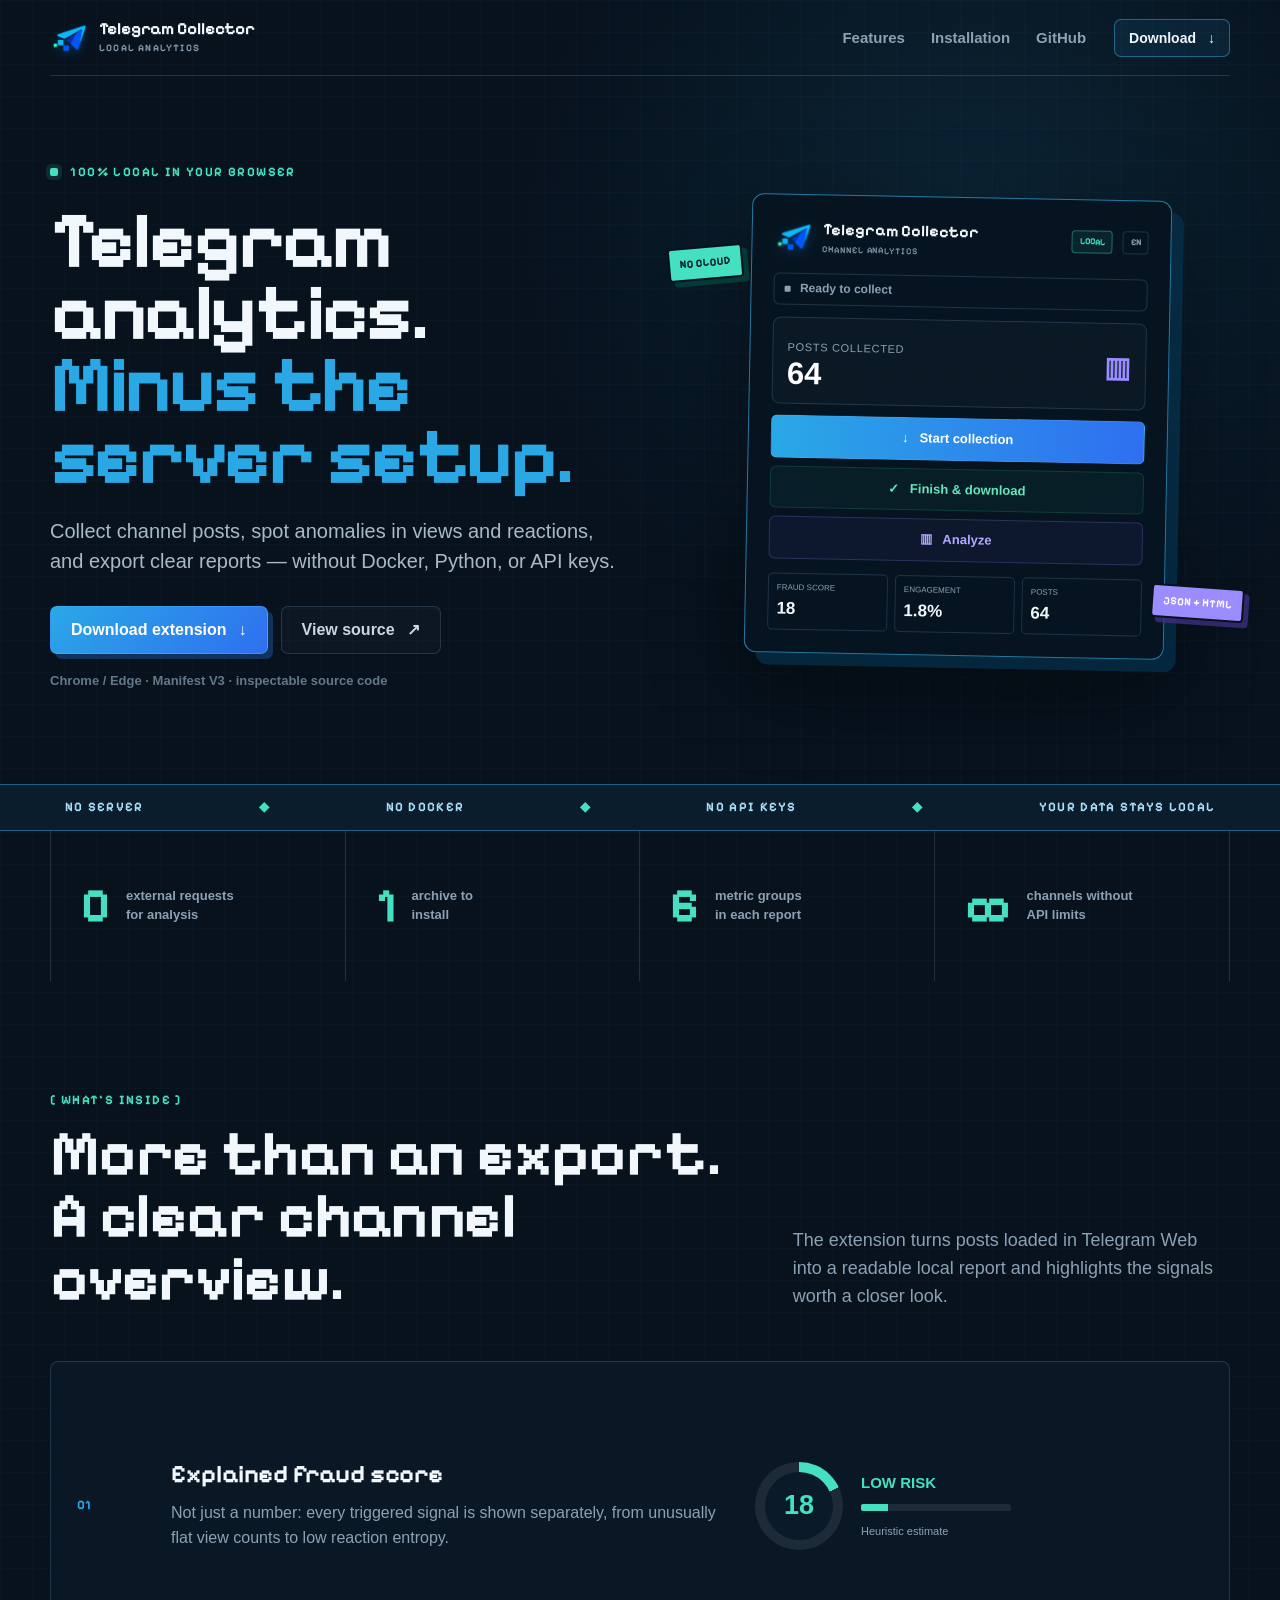
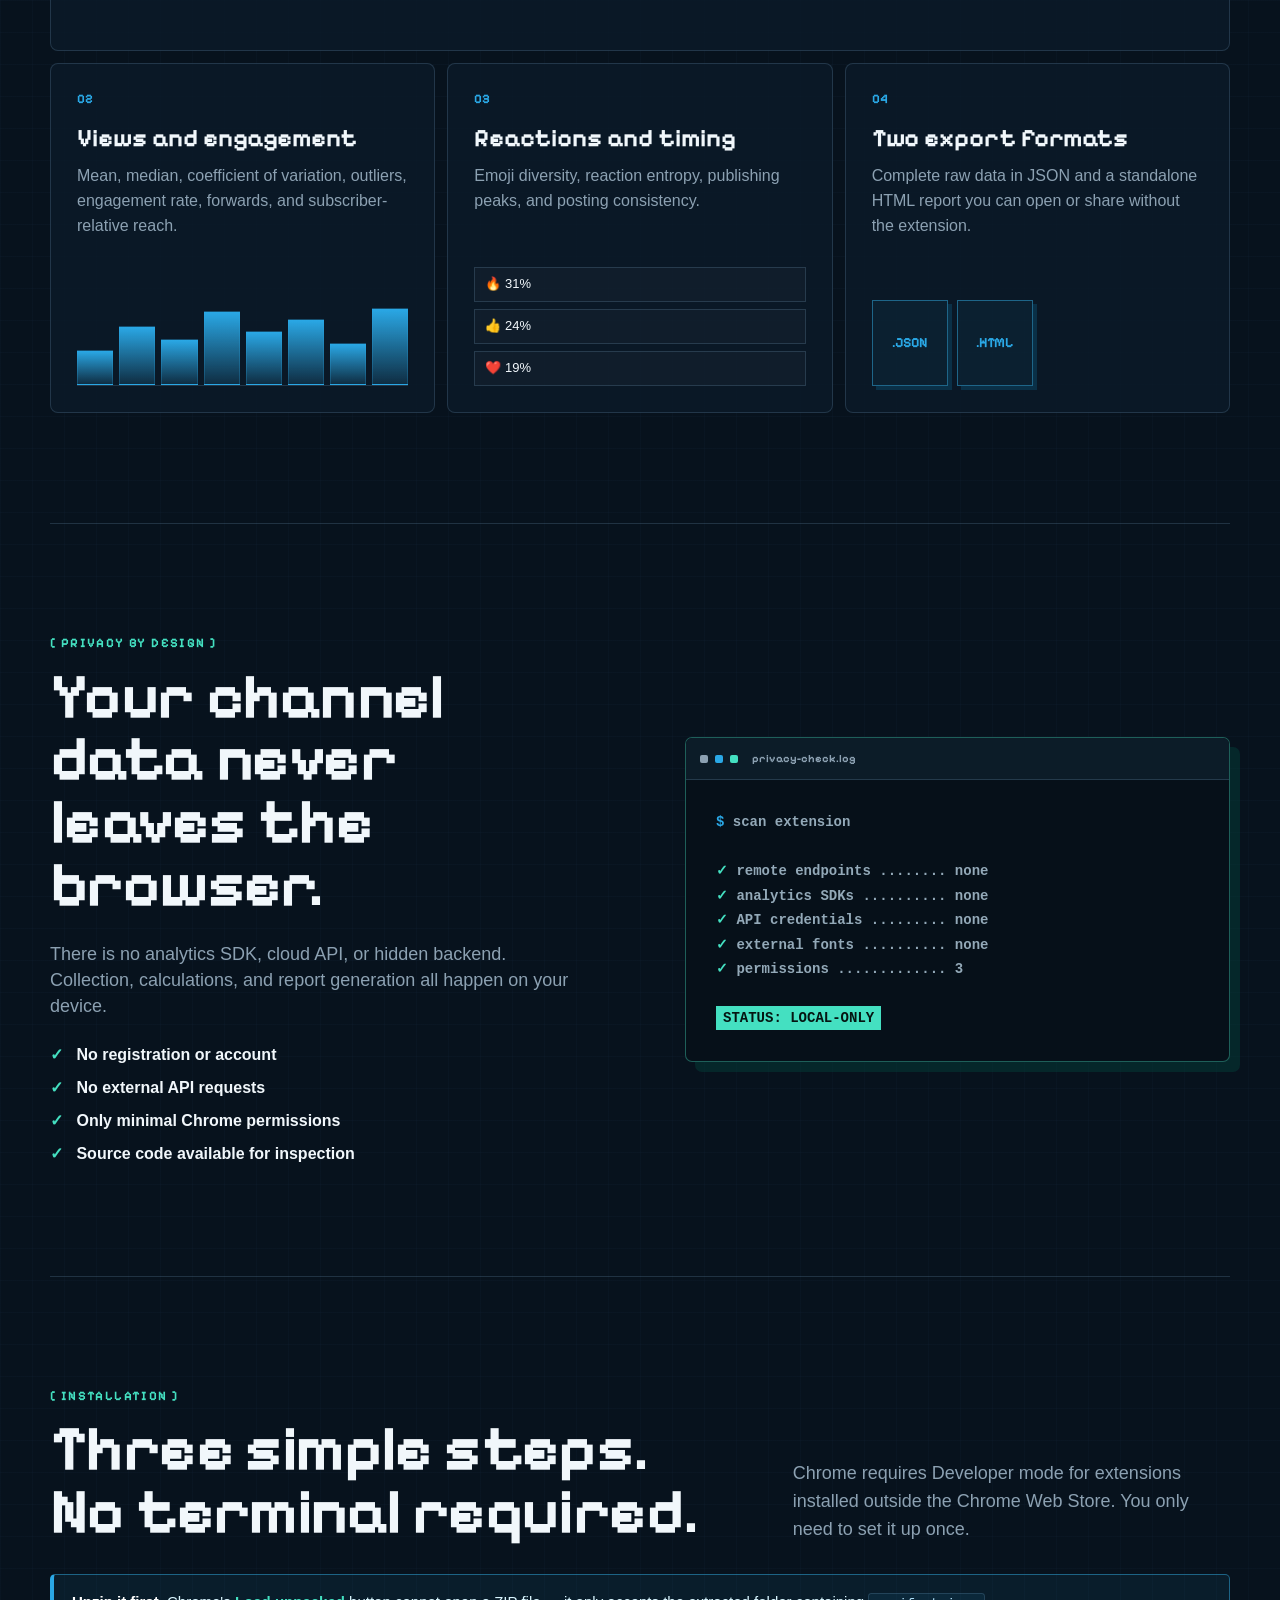
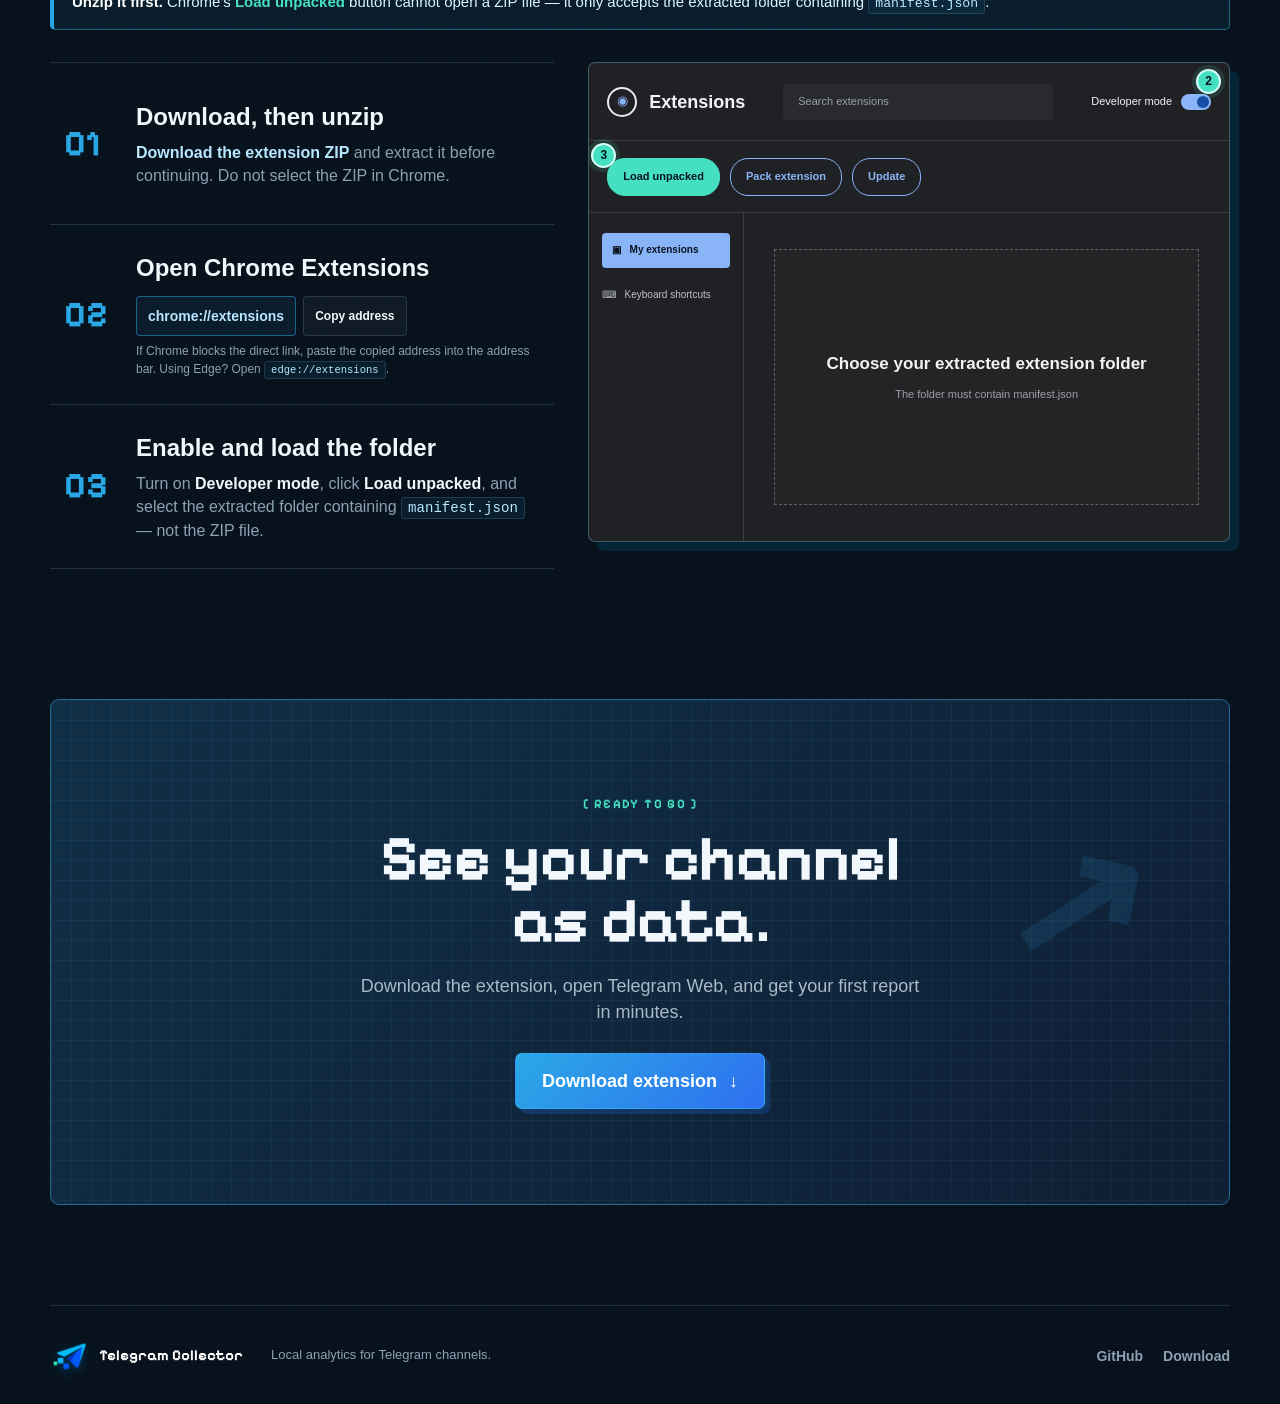
<file: docs/index.html>
<!doctype html>
<html lang="en">
<head>
  <meta charset="utf-8">
  <meta name="viewport" content="width=device-width, initial-scale=1">
  <meta name="theme-color" content="#081521">
  <meta name="description" content="A standalone Chrome and Edge extension for collecting and analyzing Telegram channels locally. No server, Docker, Python, or API keys.">
  <meta property="og:title" content="Telegram Channel Collector">
  <meta property="og:description" content="Collect and analyze Telegram channels right in your browser. Your data stays on your device.">
  <meta property="og:type" content="website">
  <title>Telegram Channel Collector — local channel analytics</title>
  <link rel="icon" type="image/png" href="assets/favicon.png">
  <link rel="apple-touch-icon" href="assets/favicon.png">
  <link rel="stylesheet" href="styles.css">
</head>
<body>
  <a class="skip-link" href="#main">Skip to content</a>

  <header class="site-header">
    <a class="brand" href="#top" aria-label="Telegram Channel Collector — back to top">
      <img class="brand-logo" src="assets/favicon.png" alt="" width="38" height="38">
      <span>
        <strong>Telegram Collector</strong>
        <small>LOCAL ANALYTICS</small>
      </span>
    </a>
    <nav aria-label="Main navigation">
      <a href="#features">Features</a>
      <a href="#install">Installation</a>
      <a class="nav-github" data-repo-link href="#">GitHub</a>
    </nav>
    <a class="button button-small" href="downloads/telegram-channel-collector-standalone.zip" download>
      Download <span aria-hidden="true">↓</span>
    </a>
  </header>

  <main id="main">
    <section class="hero" id="top">
      <div class="hero-copy">
        <div class="eyebrow"><span class="live-dot"></span> 100% local in your browser</div>
        <h1>Telegram analytics.<br><span>Minus the server setup.</span></h1>
        <p class="hero-lead">Collect channel posts, spot anomalies in views and reactions, and export clear reports — without Docker, Python, or API keys.</p>
        <div class="hero-actions">
          <a class="button button-primary" href="downloads/telegram-channel-collector-standalone.zip" download>
            Download extension <span aria-hidden="true">↓</span>
          </a>
          <a class="button button-ghost" data-repo-link href="#">View source <span aria-hidden="true">↗</span></a>
        </div>
        <p class="download-note">Chrome / Edge · Manifest V3 · inspectable source code</p>
      </div>

      <div class="product-stage" aria-label="Extension interface preview">
        <div class="pixel-grid" aria-hidden="true"></div>
        <div class="extension-window">
          <div class="extension-top">
            <img class="mini-logo" src="assets/favicon.png" alt="" width="38" height="38">
            <span class="extension-title"><strong>Telegram Collector</strong><small>CHANNEL ANALYTICS</small></span>
            <span class="local-chip">LOCAL</span>
            <span class="lang-chip">EN</span>
          </div>
          <div class="status-line"><i></i> Ready to collect</div>
          <div class="counter-card">
            <span>POSTS COLLECTED</span>
            <strong>64</strong>
            <b aria-hidden="true">▥</b>
          </div>
          <div class="mini-button primary">↓ &nbsp; Start collection</div>
          <div class="mini-button success">✓ &nbsp; Finish &amp; download</div>
          <div class="mini-button accent">▥ &nbsp; Analyze</div>
          <div class="signal-row">
            <span><small>FRAUD SCORE</small><strong>18</strong></span>
            <span><small>ENGAGEMENT</small><strong>1.8%</strong></span>
            <span><small>POSTS</small><strong>64</strong></span>
          </div>
        </div>
        <div class="floating-tag tag-one">NO CLOUD</div>
        <div class="floating-tag tag-two">JSON + HTML</div>
      </div>
    </section>

    <div class="ticker" aria-label="Key properties">
      <div>
        <span>NO SERVER</span><i>◆</i><span>NO DOCKER</span><i>◆</i><span>NO API KEYS</span><i>◆</i><span>YOUR DATA STAYS LOCAL</span>
      </div>
    </div>

    <section class="proof-strip" aria-label="Key benefits">
      <article><strong>0</strong><span>external requests<br>for analysis</span></article>
      <article><strong>1</strong><span>archive to<br>install</span></article>
      <article><strong>6</strong><span>metric groups<br>in each report</span></article>
      <article><strong>∞</strong><span>channels without<br>API limits</span></article>
    </section>

    <section class="section" id="features">
      <div class="section-heading">
        <div>
          <p class="kicker">[ WHAT'S INSIDE ]</p>
          <h2>More than an export.<br>A clear channel overview.</h2>
        </div>
        <p>The extension turns posts loaded in Telegram Web into a readable local report and highlights the signals worth a closer look.</p>
      </div>

      <div class="feature-grid">
        <article class="feature-card feature-wide">
          <div class="feature-number">01</div>
          <div>
            <h3>Explained fraud score</h3>
            <p>Not just a number: every triggered signal is shown separately, from unusually flat view counts to low reaction entropy.</p>
          </div>
          <div class="score-demo" aria-label="Example fraud score: 18 out of 100">
            <div class="score-ring"><span>18</span></div>
            <div><strong>LOW RISK</strong><div class="score-track"><i></i></div><small>Heuristic estimate</small></div>
          </div>
        </article>

        <article class="feature-card">
          <div class="feature-number">02</div>
          <h3>Views and engagement</h3>
          <p>Mean, median, coefficient of variation, outliers, engagement rate, forwards, and subscriber-relative reach.</p>
          <div class="bars" aria-hidden="true"><i style="--h:42%"></i><i style="--h:70%"></i><i style="--h:55%"></i><i style="--h:88%"></i><i style="--h:64%"></i><i style="--h:78%"></i><i style="--h:50%"></i><i style="--h:92%"></i></div>
        </article>

        <article class="feature-card">
          <div class="feature-number">03</div>
          <h3>Reactions and timing</h3>
          <p>Emoji diversity, reaction entropy, publishing peaks, and posting consistency.</p>
          <div class="reaction-demo" aria-hidden="true"><span>🔥 31%</span><span>👍 24%</span><span>❤️ 19%</span></div>
        </article>

        <article class="feature-card">
          <div class="feature-number">04</div>
          <h3>Two export formats</h3>
          <p>Complete raw data in JSON and a standalone HTML report you can open or share without the extension.</p>
          <div class="file-demo"><span>.JSON</span><span>.HTML</span></div>
        </article>
      </div>
    </section>

    <section class="section privacy-section">
      <div class="privacy-copy">
        <p class="kicker">[ PRIVACY BY DESIGN ]</p>
        <h2>Your channel data never leaves the browser.</h2>
        <p>There is no analytics SDK, cloud API, or hidden backend. Collection, calculations, and report generation all happen on your device.</p>
        <ul>
          <li><span>✓</span> No registration or account</li>
          <li><span>✓</span> No external API requests</li>
          <li><span>✓</span> Only minimal Chrome permissions</li>
          <li><span>✓</span> Source code available for inspection</li>
        </ul>
      </div>
      <div class="terminal" aria-label="Privacy audit summary">
        <div class="terminal-head"><span></span><span></span><span></span><b>privacy-check.log</b></div>
        <pre><em>$</em> scan extension

<strong>✓</strong> remote endpoints ........ none
<strong>✓</strong> analytics SDKs .......... none
<strong>✓</strong> API credentials ......... none
<strong>✓</strong> external fonts .......... none
<strong>✓</strong> permissions ............. 3

<mark>STATUS: LOCAL-ONLY</mark></pre>
      </div>
    </section>

    <section class="section install-section" id="install">
      <div class="section-heading compact">
        <div>
          <p class="kicker">[ INSTALLATION ]</p>
          <h2>Three simple steps.<br>No terminal required.</h2>
        </div>
        <p>Chrome requires Developer mode for extensions installed outside the Chrome Web Store. You only need to set it up once.</p>
      </div>
      <div class="install-alert"><strong>Unzip it first.</strong> Chrome's <em>Load unpacked</em> button cannot open a ZIP file — it only accepts the extracted folder containing <code>manifest.json</code>.</div>
      <div class="install-layout">
        <ol class="steps">
          <li>
            <span>01</span>
            <div><h3>Download, then unzip</h3><p><a href="downloads/telegram-channel-collector-standalone.zip" download>Download the extension ZIP</a> and extract it before continuing. Do not select the ZIP in Chrome.</p></div>
          </li>
          <li>
            <span>02</span>
            <div>
              <h3>Open Chrome Extensions</h3>
              <p class="address-row"><a class="protocol-link" href="chrome://extensions/">chrome://extensions</a><button type="button" data-copy-address="chrome://extensions">Copy address</button></p>
              <p class="step-note">If Chrome blocks the direct link, paste the copied address into the address bar. Using Edge? Open <code>edge://extensions</code>.</p>
            </div>
          </li>
          <li>
            <span>03</span>
            <div><h3>Enable and load the folder</h3><p>Turn on <strong>Developer mode</strong>, click <strong>Load unpacked</strong>, and select the extracted folder containing <code>manifest.json</code> — not the ZIP file.</p></div>
          </li>
        </ol>

        <div class="chrome-demo" aria-label="Chrome Extensions page showing Developer mode and Load unpacked">
          <div class="chrome-demo-head">
            <span class="chrome-mark" aria-hidden="true">◉</span>
            <strong>Extensions</strong>
            <span class="chrome-search">Search extensions</span>
            <span class="developer-control">Developer mode <i aria-hidden="true"></i><b>2</b></span>
          </div>
          <div class="chrome-demo-actions">
            <span class="load-unpacked">Load unpacked</span><b>3</b>
            <span>Pack extension</span>
            <span>Update</span>
          </div>
          <div class="chrome-demo-body">
            <div class="chrome-sidebar"><strong>▣ &nbsp; My extensions</strong><span>⌨ &nbsp; Keyboard shortcuts</span></div>
            <div class="chrome-empty"><strong>Choose your extracted extension folder</strong><span>The folder must contain manifest.json</span></div>
          </div>
        </div>
      </div>
    </section>

    <section class="cta-section">
      <div class="cta-pixel" aria-hidden="true">↗</div>
      <p class="kicker">[ READY TO GO ]</p>
      <h2>See your channel<br>as data.</h2>
      <p>Download the extension, open Telegram Web, and get your first report in minutes.</p>
      <a class="button button-primary button-large" href="downloads/telegram-channel-collector-standalone.zip" download>Download extension <span>↓</span></a>
    </section>
  </main>

  <footer>
    <a class="brand" href="#top"><img class="brand-logo" src="assets/favicon.png" alt="" width="38" height="38"><strong>Telegram Collector</strong></a>
    <p>Local analytics for Telegram channels.</p>
    <div><a data-repo-link href="#">GitHub</a><a href="downloads/telegram-channel-collector-standalone.zip" download>Download</a></div>
  </footer>

  <script src="script.js"></script>
</body>
</html>
</file>
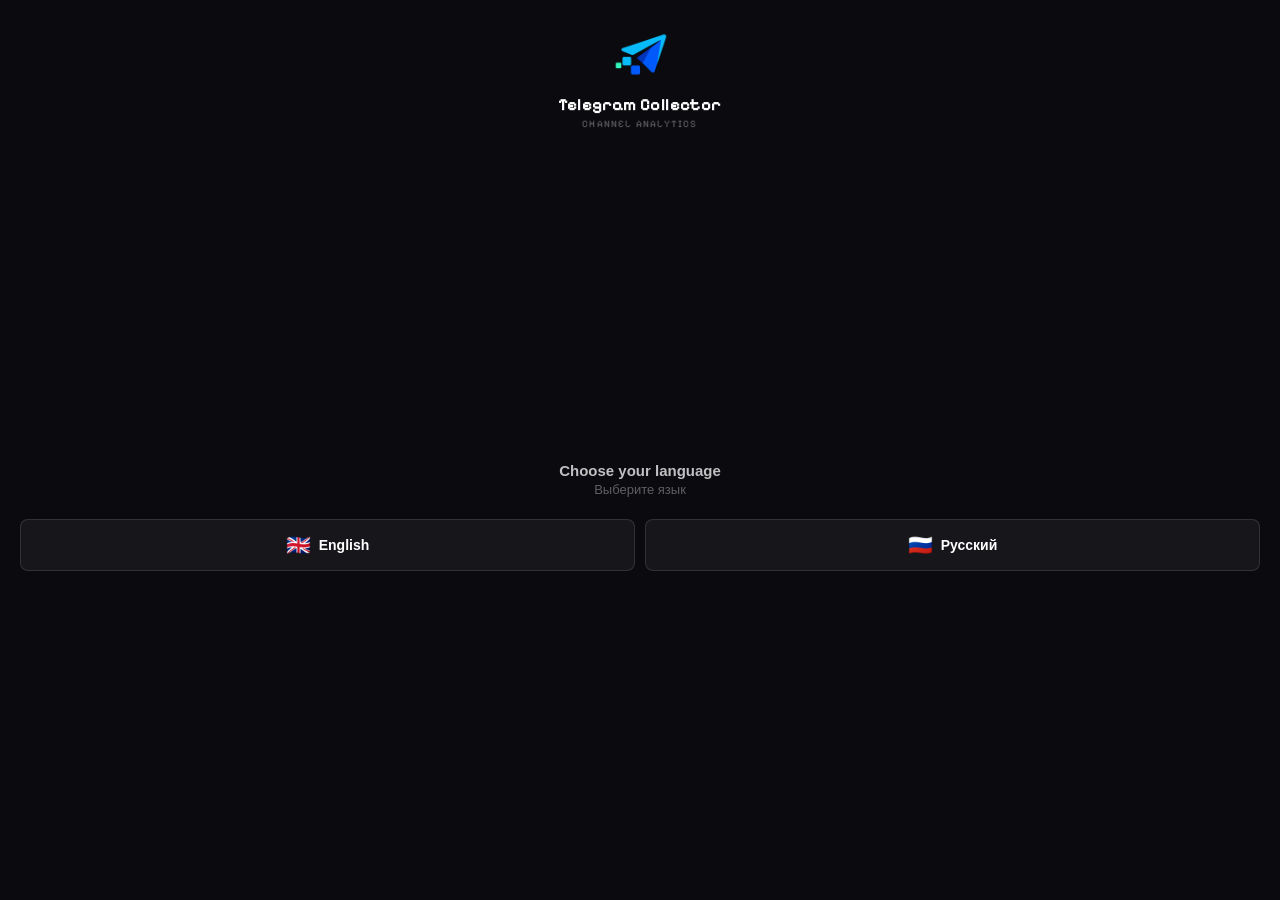
<file: popup.html>
<!DOCTYPE html>
<html lang="en">
<head>
  <meta charset="utf-8">
  <meta name="color-scheme" content="dark">
  <style>
    @font-face {
      font-family: 'Pixelify Sans';
      src: url('assets/fonts/PixelifySans-Variable.ttf') format('truetype');
      font-style: normal;
      font-weight: 400 700;
      font-display: swap;
    }

    :root {
      --font-display: 'Pixelify Sans', monospace;
      --font-ui: 'Bahnschrift', 'Trebuchet MS', 'Segoe UI', Arial, sans-serif;
    }

    * { margin: 0; padding: 0; box-sizing: border-box; }

    body {
      width: 380px;
      min-height: 0;
      font-family: var(--font-display);
      background: #07111f;
      overflow: hidden;
      position: relative;
    }

    /* ── Background orbs ───────────────────────── */
    .bg-orbs { position: fixed; inset: 0; pointer-events: none; z-index: 0; }
    .orb { position: absolute; border-radius: 50%; filter: blur(70px); opacity: 0.2; animation: float 12s ease-in-out infinite; }
    .orb-1 { width: 240px; height: 240px; background: radial-gradient(circle, #229ed9, #2563eb); top: -100px; left: -90px; }
    .orb-2 { width: 190px; height: 190px; background: radial-gradient(circle, #14b8a6, #229ed9); bottom: -70px; right: -60px; animation-delay: -4s; }
    .orb-3 { width: 130px; height: 130px; background: radial-gradient(circle, #6366f1, #229ed9); top: 46%; right: -50px; animation-delay: -7s; }

    @keyframes float {
      0%, 100% { transform: translate(0, 0) scale(1); }
      33%       { transform: translate(15px, -20px) scale(1.05); }
      66%       { transform: translate(-10px, 10px) scale(0.95); }
    }

    /* ── Neon rotating border ──────────────────── */
    @property --neon-angle {
      syntax: '<angle>';
      initial-value: 0deg;
      inherits: false;
    }

    @keyframes neon-rotate { to { --neon-angle: 360deg; } }

    .card-wrapper {
      position: relative;
      margin: 14px;
      border-radius: 21px;
      padding: 1px;
      background: linear-gradient(145deg, rgba(56,189,248,.58), rgba(99,102,241,.25) 48%, rgba(255,255,255,.08));
      box-shadow:
        0 18px 55px rgba(0, 0, 0, 0.38),
        0 0 32px rgba(34, 158, 217, 0.12);
    }

    .card-wrapper.active-glow {
      background: linear-gradient(145deg, rgba(56,189,248,.9), rgba(37,99,235,.5), rgba(20,184,166,.4));
      box-shadow:
        0 20px 60px rgba(0, 0, 0, 0.4),
        0 0 34px rgba(34, 158, 217, 0.28);
    }

    /* ── Main card ─────────────────────────────── */
    .card {
      position: relative;
      background: rgba(9, 20, 35, 0.97);
      backdrop-filter: blur(20px);
      border-radius: 20px;
      padding: 19px;
      box-shadow: inset 0 1px 0 rgba(255, 255, 255, 0.08);
    }

    /* ── Header ────────────────────────────────── */
    .header { display: flex; align-items: center; gap: 11px; margin-bottom: 17px; }

    .logo {
      width: 36px; height: 36px;
      display: block;
      object-fit: contain;
      filter: drop-shadow(0 4px 10px rgba(41, 121, 255, 0.4));
      flex-shrink: 0;
      animation: logo-pulse 3s ease-in-out infinite;
    }

    @keyframes logo-pulse {
      0%, 100% { filter: drop-shadow(0 4px 10px rgba(41, 121, 255, 0.4)); }
      50%       { filter: drop-shadow(0 4px 16px rgba(124, 58, 237, 0.62)); }
    }

    .header-text { min-width: 0; }
    .header-text h3 { font-size: 14px; font-weight: 750; color: #f8fafc; letter-spacing: 0.1px; }
    .header-text > span { font-size: 10px; color: rgba(226,232,240,0.46); letter-spacing: 0.7px; text-transform: uppercase; }
    .local-badge {
      margin-left: auto; padding: 4px 7px; border-radius: 7px;
      background: rgba(20,184,166,.1); border: 1px solid rgba(45,212,191,.2);
      color: #5eead4; font-size: 8.5px; line-height: 1; font-weight: 800;
      letter-spacing: .8px;
    }

    /* ── Status badge ──────────────────────────── */
    .status-badge {
      display: inline-flex; align-items: center; gap: 6px;
      padding: 4px 10px; border-radius: 20px;
      font-size: 11px; font-weight: 500;
      transition: all 0.4s ease;
      margin-bottom: 13px; width: 100%;
    }
    .status-badge.idle   { background: rgba(255,255,255,0.06); color: rgba(255,255,255,0.5); border: 1px solid rgba(255,255,255,0.1); }
    .status-badge.active { background: rgba(41,121,255,0.15);  color: #60a5fa;               border: 1px solid rgba(41,121,255,0.3); }
    .status-badge.done   { background: rgba(16,185,129,0.15);  color: #34d399;               border: 1px solid rgba(16,185,129,0.3); }
    .status-badge.error  { background: rgba(239,68,68,0.15);   color: #f87171;               border: 1px solid rgba(239,68,68,0.3); }

    .dot { width: 6px; height: 6px; border-radius: 50%; background: currentColor; }
    .dot.pulse { animation: dot-pulse 1.2s ease-in-out infinite; }
    @keyframes dot-pulse {
      0%, 100% { transform: scale(1); opacity: 1; }
      50%       { transform: scale(1.5); opacity: 0.6; }
    }

    /* ── Counter ───────────────────────────────── */
    .counter-display {
      background: rgba(255,255,255,0.03);
      border: 1px solid rgba(255,255,255,0.07);
      border-radius: 14px; padding: 14px 16px; margin-bottom: 13px;
      display: flex; align-items: center; justify-content: space-between;
      min-height: 52px; transition: all 0.4s ease;
    }
    .counter-display.lit { background: rgba(41,121,255,0.08); border-color: rgba(41,121,255,0.25); }
    .counter-label { font-size: 11px; color: rgba(255,255,255,0.35); text-transform: uppercase; letter-spacing: 0.8px; }
    .counter-value {
      font-size: 28px; font-weight: 800;
      background: linear-gradient(135deg, #2979ff, #7c3aed);
      -webkit-background-clip: text; -webkit-text-fill-color: transparent; background-clip: text;
      line-height: 1; opacity: 0; transition: all 0.4s ease;
    }
    .counter-value.visible { opacity: 1; animation: count-in 0.5s cubic-bezier(0.34, 1.56, 0.64, 1); }
    @keyframes count-in {
      from { transform: scale(0.6) translateY(10px); opacity: 0; }
      to   { transform: scale(1) translateY(0);      opacity: 1; }
    }
    .counter-icon { font-size: 22px; opacity: 0.6; }

    /* ── Progress bar ──────────────────────────── */
    .progress-bar {
      height: 3px; background: rgba(255,255,255,0.06);
      border-radius: 2px; margin-bottom: 16px;
      overflow: hidden; opacity: 0; transition: opacity 0.3s ease;
    }
    .progress-bar.visible { opacity: 1; }
    .progress-fill {
      height: 100%; width: 0%;
      background: linear-gradient(90deg, #2979ff, #7c3aed, #06b6d4);
      background-size: 200% 100%; border-radius: 2px;
      animation: shimmer-bar 2s linear infinite;
    }
    .progress-fill.indeterminate {
      width: 40%;
      animation: progress-slide 1.5s ease-in-out infinite, shimmer-bar 2s linear infinite;
    }
    @keyframes progress-slide {
      0%   { transform: translateX(-150%); }
      100% { transform: translateX(350%); }
    }
    @keyframes shimmer-bar {
      0%   { background-position: 200% 0; }
      100% { background-position: -200% 0; }
    }

    /* ── Buttons ───────────────────────────────── */
    .btn-group { display: flex; flex-direction: column; gap: 8px; }
    .btn {
      position: relative; width: 100%; padding: 11px 16px;
      border: 1px solid transparent; border-radius: 11px;
      font-size: 13px; font-weight: 600; cursor: pointer;
      letter-spacing: 0.3px; overflow: hidden;
      transition: all 0.3s cubic-bezier(0.34, 1.56, 0.64, 1);
      display: flex; align-items: center; justify-content: center; gap: 8px;
      font-family: inherit;
    }
    .btn::before { content: ''; position: absolute; inset: 0; background: rgba(255,255,255,0); transition: background 0.2s ease; }
    .btn:hover:not(:disabled)::before { background: rgba(255,255,255,0.08); }
    .btn:active:not(:disabled) { transform: scale(0.97); }
    .btn .ripple {
      position: absolute; border-radius: 50%;
      background: rgba(255,255,255,0.25);
      transform: scale(0); animation: ripple-anim 0.5s linear;
      pointer-events: none;
    }
    @keyframes ripple-anim { to { transform: scale(4); opacity: 0; } }

    .btn-start { background: linear-gradient(135deg, #229ed9 0%, #2563eb 100%); color: #fff; box-shadow: 0 8px 22px rgba(34,158,217,0.24); }
    .btn-start:hover:not(:disabled) { box-shadow: 0 10px 28px rgba(34,158,217,0.36); transform: translateY(-1px); }
    .btn-finish { background: rgba(16,185,129,.1); border-color: rgba(52,211,153,.23); color: #6ee7b7; box-shadow: none; }
    .btn-finish:hover:not(:disabled) { background: rgba(16,185,129,.18); border-color: rgba(52,211,153,.38); transform: translateY(-1px); }
    .btn:disabled { opacity: 0.35; cursor: default; transform: none !important; box-shadow: none !important; }
    .btn-icon { font-size: 15px; line-height: 1; }
    .btn-finish.collecting .btn-icon { animation: spin 1s linear infinite; }
    @keyframes spin { from { transform: rotate(0deg); } to { transform: rotate(360deg); } }

    /* ── Divider / Tip ─────────────────────────── */
    .divider { height: 1px; background: linear-gradient(90deg, transparent, rgba(255,255,255,0.08), transparent); margin: 14px 0; }
    .tip { font-size: 10.5px; color: rgba(226,232,240,0.38); text-align: center; line-height: 1.5; letter-spacing: 0.1px; }

    /* ── Toast ─────────────────────────────────── */
    .toast {
      position: fixed; bottom: 12px; left: 12px; right: 12px;
      background: rgba(30,30,46,0.95); backdrop-filter: blur(20px);
      border: 1px solid rgba(255,255,255,0.1); border-radius: 12px;
      padding: 10px 14px; font-size: 12px; color: rgba(255,255,255,0.8);
      z-index: 100; transform: translateY(60px); opacity: 0;
      transition: all 0.35s cubic-bezier(0.34, 1.56, 0.64, 1);
      display: flex; align-items: center; gap: 8px;
    }
    .toast.show { transform: translateY(0); opacity: 1; }
    .toast.success { border-color: rgba(16,185,129,0.4); }
    .toast.error-t { border-color: rgba(239,68,68,0.4); }

    /* ── Wave ──────────────────────────────────── */
    .wave-container { display: none; align-items: center; justify-content: center; gap: 3px; height: 20px; }
    .wave-container.visible { display: flex; }
    .wave-bar { width: 3px; height: 100%; background: linear-gradient(to top, #2979ff, #7c3aed); border-radius: 2px; animation: wave 1.2s ease-in-out infinite; }
    .wave-bar:nth-child(1) { animation-delay: 0s; }
    .wave-bar:nth-child(2) { animation-delay: 0.15s; }
    .wave-bar:nth-child(3) { animation-delay: 0.3s; }
    .wave-bar:nth-child(4) { animation-delay: 0.45s; }
    .wave-bar:nth-child(5) { animation-delay: 0.6s; }
    @keyframes wave {
      0%, 100% { transform: scaleY(0.3); opacity: 0.5; }
      50%       { transform: scaleY(1);   opacity: 1;   }
    }

    /* ══════════════════════════════════════════════
       INTRO OVERLAY
    ══════════════════════════════════════════════ */
    .intro-overlay {
      position: fixed; inset: 0; z-index: 500;
      background: #0a0a0f;
      display: flex; flex-direction: column;
      align-items: center; justify-content: flex-start;
      padding: 24px 20px 20px;
      animation: intro-in 0.5s ease;
    }
    .intro-overlay.hiding { animation: intro-out 0.4s ease forwards; }
    @keyframes intro-in  { from { opacity: 0; } to { opacity: 1; } }
    @keyframes intro-out { from { opacity: 1; } to { opacity: 0; } }

    /* Intro logo */
    .intro-logo-wrap { text-align: center; margin-bottom: 22px; flex-shrink: 0; }
    .intro-logo-icon {
      width: 60px; height: 60px; margin: 0 auto 10px;
      display: block;
      object-fit: contain;
      animation: logo-pulse 2s ease-in-out infinite;
    }
    .intro-logo-name { font-size: 17px; font-weight: 700; color: #fff; letter-spacing: 0.4px; }
    .intro-logo-sub  { font-size: 10px; color: rgba(255,255,255,0.35); text-transform: uppercase; letter-spacing: 1.2px; margin-top: 3px; }

    /* ── Language screen ──────────────────────── */
    #langScreen { width: 100%; text-align: center; animation: slide-up 0.45s cubic-bezier(0.34, 1.56, 0.64, 1); }
    @keyframes slide-up {
      from { transform: translateY(24px); opacity: 0; }
      to   { transform: translateY(0);    opacity: 1; }
    }

    .lang-prompt     { font-size: 15px; font-weight: 600; color: rgba(255,255,255,0.75); margin-bottom: 3px; }
    .lang-prompt-sub { font-size: 13px; color: rgba(255,255,255,0.35); margin-bottom: 22px; }

    .lang-row { display: flex; gap: 10px; }
    .lang-btn {
      flex: 1; padding: 13px 10px;
      background: rgba(255,255,255,0.05);
      border: 1px solid rgba(255,255,255,0.12);
      border-radius: 14px;
      color: #fff; font-size: 14px; font-weight: 600;
      cursor: pointer; font-family: inherit;
      display: flex; align-items: center; justify-content: center; gap: 8px;
      transition: all 0.3s ease;
    }
    .lang-btn:hover {
      background: rgba(41,121,255,0.15);
      border-color: rgba(41,121,255,0.55);
      box-shadow: 0 0 22px rgba(41,121,255,0.28), 0 0 8px rgba(124,58,237,0.20);
      transform: translateY(-2px);
    }
    .lang-btn:active { transform: scale(0.97); }
    .lang-flag { font-size: 20px; }

    /* ── Steps screen ─────────────────────────── */
    #stepsScreen { width: 100%; text-align: center; }

    .step-card {
      background: rgba(255,255,255,0.04);
      border: 1px solid rgba(255,255,255,0.08);
      border-radius: 18px;
      padding: 24px 18px 20px;
      margin-bottom: 18px;
      height: 192px;
      overflow: hidden;
      display: flex; flex-direction: column; align-items: center; justify-content: center;
      animation: step-enter 0.4s cubic-bezier(0.34, 1.56, 0.64, 1);
    }
    @keyframes step-enter {
      from { transform: translateX(28px); opacity: 0; }
      to   { transform: translateX(0);    opacity: 1; }
    }

    .step-icon {
      font-size: 42px; margin-bottom: 12px;
      display: block;
      animation: icon-pop 0.55s cubic-bezier(0.34, 1.56, 0.64, 1);
    }
    @keyframes icon-pop {
      from { transform: scale(0); opacity: 0; }
      to   { transform: scale(1); opacity: 1; }
    }

    .step-title { font-size: 15px; font-weight: 700; color: #fff; margin-bottom: 9px; }
    .step-desc  { font-size: 12px; color: rgba(255,255,255,0.48); line-height: 1.65; }
    .step-hl    { color: #60a5fa; font-weight: 600; }
    .step-warn  { color: #f59e0b; font-weight: 600; }

    /* Progress dots */
    .step-dots { display: flex; gap: 6px; justify-content: center; margin-bottom: 16px; }
    .step-dot {
      width: 6px; height: 6px; border-radius: 50%;
      background: rgba(255,255,255,0.18);
      transition: all 0.35s ease;
    }
    .step-dot.active {
      width: 22px; border-radius: 3px;
      background: linear-gradient(90deg, #2979ff, #7c3aed);
    }

    /* Intro CTA button */
    .intro-btn {
      width: 100%; padding: 13px;
      background: linear-gradient(135deg, #2979ff, #7c3aed);
      border: none; border-radius: 13px;
      color: #fff; font-size: 14px; font-weight: 700;
      cursor: pointer; font-family: inherit;
      box-shadow: 0 4px 22px rgba(41,121,255,0.42);
      transition: all 0.3s ease;
      letter-spacing: 0.4px;
    }
    .intro-btn:hover  { box-shadow: 0 6px 30px rgba(41,121,255,0.58); transform: translateY(-1px); }
    .intro-btn:active { transform: scale(0.97); }

    /* ── Intro panels wrapper ─────────────────────── */
    .intro-panels {
      width: 100%;
      flex: 1;
      display: flex; flex-direction: column; align-items: center; justify-content: center;
      overflow: hidden;
    }

    /* ── Language switch (always-visible, absolute) ─ */
    .lang-switch-btn {
      position: absolute;
      top: 14px; right: 14px;
      padding: 5px 9px;
      background: rgba(255,255,255,0.06);
      border: 1px solid rgba(255,255,255,0.12);
      border-radius: 9px;
      color: rgba(255,255,255,0.5);
      font-size: 10px; font-weight: 700;
      cursor: pointer; font-family: inherit;
      letter-spacing: 0.6px;
      transition: all 0.25s ease;
    }
    .lang-switch-btn:hover {
      background: rgba(41,121,255,0.15);
      border-color: rgba(41,121,255,0.45);
      color: rgba(255,255,255,0.85);
      box-shadow: 0 0 12px rgba(41,121,255,0.2);
    }

    /* ── Main UI language button ────────────────────── */
    .header-lang-btn {
      margin-left: 0;
      padding: 3px 8px;
      background: rgba(255,255,255,0.05);
      border: 1px solid rgba(255,255,255,0.1);
      border-radius: 7px;
      color: rgba(255,255,255,0.38);
      font-size: 10px; font-weight: 700;
      cursor: pointer; font-family: inherit;
      letter-spacing: 0.6px;
      transition: all 0.25s ease;
      flex-shrink: 0;
    }
    .header-lang-btn:hover {
      background: rgba(41,121,255,0.12);
      border-color: rgba(41,121,255,0.35);
      color: rgba(255,255,255,0.7);
    }

    .hidden { display: none !important; }

    /* ── Analyze button ──────────────────────────── */
    .btn-analyze { background: rgba(99,102,241,.12); border-color: rgba(129,140,248,.26); color: #a5b4fc; box-shadow: none; }
    .btn-analyze:hover:not(:disabled) { background: rgba(99,102,241,.2); border-color: rgba(129,140,248,.42); transform: translateY(-1px); }
    .btn-analyze.analyzing .btn-icon { animation: spin 1s linear infinite; }

    /* ── Stop / Clear row ────────────────────────── */
    .btn-row-2 { display: flex; gap: 8px; }
    .btn-row-2 .btn { font-size: 12px; padding: 9px 12px; }
    .btn-stop  { background: linear-gradient(135deg, #ef4444 0%, #b91c1c 100%); color: #fff; box-shadow: 0 4px 16px rgba(239,68,68,0.28); }
    .btn-stop:hover:not(:disabled) { box-shadow: 0 6px 22px rgba(239,68,68,0.45); transform: translateY(-1px); }
    .btn-clear { background: rgba(255,255,255,0.07); border: 1px solid rgba(255,255,255,0.13); color: rgba(255,255,255,0.6); }
    .btn-clear:hover:not(:disabled) { background: rgba(255,255,255,0.13); color: #fff; }

    /* ── Results panel ───────────────────────────── */
    .results-panel {
      margin-top: 12px;
      max-height: 420px;
      overflow-y: auto;
      overflow-x: hidden;
      scrollbar-width: thin;
      scrollbar-color: rgba(255,255,255,0.15) transparent;
    }
    .results-panel::-webkit-scrollbar { width: 4px; }
    .results-panel::-webkit-scrollbar-thumb { background: rgba(255,255,255,0.15); border-radius: 2px; }

    .r-card {
      background: rgba(255,255,255,0.035);
      border: 1px solid rgba(255,255,255,0.08);
      border-radius: 14px;
      padding: 12px 14px;
      margin-bottom: 8px;
    }
    .r-card-header {
      font-size: 10.5px; font-weight: 700;
      color: rgba(255,255,255,0.45);
      text-transform: uppercase; letter-spacing: 0.8px;
      margin-bottom: 10px;
      display: flex; align-items: center; gap: 6px;
    }

    /* Fraud ring */
    .fraud-row { display: flex; align-items: center; gap: 14px; margin-bottom: 8px; }
    .fraud-ring {
      width: 68px; height: 68px; border-radius: 50%; flex-shrink: 0;
      display: flex; align-items: center; justify-content: center;
      background: conic-gradient(#00d4aa 0deg, rgba(255,255,255,0.08) 0deg);
      transition: background 0.6s ease;
    }
    .fraud-ring-inner {
      width: 50px; height: 50px; border-radius: 50%;
      background: #0d0d16;
      display: flex; align-items: center; justify-content: center;
      font-size: 17px; font-weight: 800;
    }
    .fraud-info { flex: 1; }
    .fraud-risk-label { font-size: 12px; font-weight: 700; margin-bottom: 7px; }
    .fraud-prog-wrap { height: 6px; background: rgba(255,255,255,0.08); border-radius: 3px; overflow: hidden; }
    .fraud-prog-fill { height: 100%; border-radius: 3px; transition: width 0.6s ease; }
    .fraud-factors { margin-top: 8px; }
    .fraud-factor {
      font-size: 10.5px; color: rgba(255,255,255,0.45);
      line-height: 1.55; padding: 2px 0;
      border-bottom: 1px solid rgba(255,255,255,0.05);
    }
    .fraud-factor:last-child { border-bottom: none; }

    /* Stats grid */
    .stats-grid { display: grid; grid-template-columns: 1fr 1fr; gap: 6px; }
    .stat-item { background: rgba(255,255,255,0.03); border-radius: 8px; padding: 8px 10px; }
    .stat-label { font-size: 9.5px; color: rgba(255,255,255,0.35); text-transform: uppercase; letter-spacing: 0.6px; margin-bottom: 3px; }
    .stat-value { font-size: 14px; font-weight: 700; color: #e8e8e8; }
    .stat-badge { font-size: 9.5px; padding: 2px 6px; border-radius: 4px; display: inline-block; margin-top: 3px; font-weight: 600; }

    /* Reaction bars */
    .reaction-summary { display: grid; grid-template-columns: 1fr 1fr; gap: 5px; margin-bottom: 9px; }
    .reaction-summary > div { background: rgba(255,255,255,.035); border-radius: 5px; padding: 6px 7px; }
    .reaction-summary span { display: block; font-family: var(--font-ui); font-size: 8.5px; font-weight: 700; color: rgba(255,255,255,.35); text-transform: uppercase; }
    .reaction-summary strong { display: block; margin-top: 2px; color: #f8fafc; font-family: var(--font-ui); font-size: 12px; }
    .react-row { display: flex; align-items: center; gap: 8px; margin-bottom: 6px; }
    .react-emoji { font-size: 14px; width: 20px; flex-shrink: 0; text-align: center; }
    .react-bar-wrap { flex: 1; height: 8px; background: rgba(255,255,255,0.07); border-radius: 4px; overflow: hidden; }
    .react-bar-fill { height: 100%; border-radius: 4px; background: linear-gradient(90deg, #4a9eff, #9b59b6); transition: width 0.5s ease; }
    .react-pct { font-family: var(--font-ui); font-size: 9px; font-weight: 700; color: rgba(255,255,255,0.48); width: 68px; text-align: right; flex-shrink: 0; }

    /* Hour chart */
    .hour-chart { display: flex; align-items: flex-end; gap: 2px; height: 52px; margin-top: 8px; }
    .h-bar-wrap { flex: 1; display: flex; flex-direction: column; align-items: center; height: 100%; justify-content: flex-end; }
    .h-bar { width: 100%; border-radius: 2px 2px 0 0; background: rgba(0,212,170,0.55); min-height: 2px; transition: height 0.4s ease; }
    .h-bar.peak { background: linear-gradient(to top, #00d4aa, #00a8ff); opacity: 1; }

    /* Content bars */
    .content-row { display: flex; align-items: center; gap: 8px; margin-bottom: 6px; }
    .content-label { font-size: 10.5px; color: rgba(255,255,255,0.45); width: 70px; flex-shrink: 0; }
    .content-bar-wrap { flex: 1; height: 6px; background: rgba(255,255,255,0.07); border-radius: 3px; overflow: hidden; }
    .content-bar-fill { height: 100%; border-radius: 3px; background: linear-gradient(90deg, #4a9eff, #7c3aed); transition: width 0.5s ease; }
    .content-pct { font-size: 10px; color: rgba(255,255,255,0.5); width: 28px; text-align: right; flex-shrink: 0; }

    /* Back / Export row */
    .results-actions { display: flex; gap: 8px; }
    .results-actions .btn-back { flex: 1; }
    .btn-back {
      padding: 10px; margin-top: 4px; margin-bottom: 4px;
      background: rgba(255,255,255,0.05);
      border: 1px solid rgba(255,255,255,0.1);
      border-radius: 12px;
      color: rgba(255,255,255,0.55);
      font-size: 12px; font-weight: 600; cursor: pointer;
      font-family: inherit; transition: all 0.25s ease; display: block;
    }
    .btn-back:hover { background: rgba(255,255,255,0.1); color: rgba(255,255,255,0.9); }
    .btn-export {
      padding: 10px 14px; margin-top: 4px; margin-bottom: 4px;
      background: rgba(41,121,255,0.12); border: 1px solid rgba(41,121,255,0.28);
      border-radius: 12px; color: rgba(100,160,255,0.9);
      font-size: 12px; font-weight: 600; cursor: pointer;
      font-family: inherit; transition: all 0.25s ease; white-space: nowrap;
    }
    .btn-export:hover { background: rgba(41,121,255,0.22); color: #fff; }

    /* Tooltip */
    #tipBox {
      position: fixed; z-index: 999;
      max-width: 214px; padding: 10px 12px;
      background: rgba(15,15,28,0.97); backdrop-filter: blur(16px);
      border: 1px solid rgba(255,255,255,0.13); border-radius: 11px;
      box-shadow: 0 8px 32px rgba(0,0,0,0.55);
      pointer-events: none;
      opacity: 0; transform: translateY(4px);
      transition: opacity 0.15s ease, transform 0.15s ease;
    }
    #tipBox.visible { opacity: 1; transform: translateY(0); }
    #tipTitle  { font-size: 10.5px; font-weight: 700; color: #fff; margin-bottom: 5px; }
    #tipDesc   { font-size: 10px; color: rgba(255,255,255,0.52); line-height: 1.55; margin-bottom: 5px; }
    #tipAffect { font-size: 9.5px; color: rgba(100,168,255,0.85); line-height: 1.5; border-top: 1px solid rgba(255,255,255,0.07); padding-top: 5px; }

    .sched-meta { font-size: 11px; color: rgba(255,255,255,0.5); margin-bottom: 4px; }

    /* ── Channel header card ─────────────────────── */
    .r-card-channel { text-align: center; padding: 14px 12px; }
    .channel-name { font-size: 13px; font-weight: 700; color: #fff; margin-bottom: 5px; line-height: 1.3; }
    .channel-meta { font-size: 10.5px; color: rgba(255,255,255,0.4); }
    .channel-meta-sep { margin: 0 5px; opacity: 0.4; }

    /* Functional copy stays crisp; display elements keep the pixel identity. */
    .status-badge,
    .counter-display,
    .btn,
    .tip,
    .toast,
    .lang-prompt,
    .lang-prompt-sub,
    .lang-btn,
    .step-card,
    .intro-btn,
    .lang-switch-btn,
    .header-lang-btn,
    .results-panel,
    .btn-back,
    .btn-export,
    #tipBox {
      font-family: var(--font-ui);
    }

    /* ── Compact pixel UI refinement ───────────────── */
    .card-wrapper { margin: 12px; border-radius: 16px; }
    .card { border-radius: 15px; padding: 18px; }
    .header { margin-bottom: 14px; }
    .logo { border-radius: 0; }
    .header-text h3 { font-size: 16px; font-weight: 700; letter-spacing: 0; }
    .header-text > span { font-size: 10.5px; font-weight: 600; letter-spacing: .65px; }
    .local-badge { border-radius: 5px; font-size: 9.5px; font-weight: 700; }
    .header-lang-btn { border-radius: 5px; font-size: 10.5px; font-weight: 700; }
    .status-badge { border-radius: 7px; padding: 5px 10px; margin-bottom: 11px; font-size: 12px; font-weight: 600; }
    .counter-display { border-radius: 10px; padding: 13px 14px; margin-bottom: 10px; min-height: 62px; }
    .counter-label { font-size: 12px; font-weight: 600; }
    .counter-value { font-size: 31px; font-weight: 700; }
    .progress-bar { display: none; opacity: 1; margin: 0 0 9px; }
    .progress-bar.visible { display: block; }
    .btn-group { gap: 7px; }
    .btn { padding: 12px 14px; border-radius: 8px; font-size: 14px; font-weight: 700; letter-spacing: .1px; }
    .btn-row-2 { margin-top: 7px; gap: 7px; }
    .btn-row-2 .btn { padding: 10px 12px; font-size: 13px; }
    .divider { margin: 11px 0 8px; }
    .tip { font-size: 11.5px; font-weight: 500; }
    .toast, #tipBox { border-radius: 8px; }
    .intro-overlay { min-height: 480px; }
    .intro-logo-icon { border-radius: 0; }
    .lang-btn, .step-card, .intro-btn { border-radius: 8px; }
    .intro-logo-name, .step-title { font-weight: 700; }
    .r-card { border-radius: 9px; padding: 13px 14px; }
    .r-card-header { font-size: 11.5px; font-weight: 700; }
    .stat-item { border-radius: 6px; }
    .stat-label { font-size: 10.5px; font-weight: 600; }
    .stat-value { font-size: 16px; font-weight: 700; }
    .btn-back, .btn-export { border-radius: 7px; font-size: 13px; font-weight: 700; }
    .channel-name { font-size: 15px; }
    .channel-meta, .sched-meta, .content-label, .fraud-factor { font-size: 11.5px; }

    @media (prefers-reduced-motion: reduce) {
      *, *::before, *::after {
        animation-duration: 0.01ms !important;
        animation-iteration-count: 1 !important;
        transition-duration: 0.01ms !important;
      }
    }
  </style>
</head>
<body>

  <div class="bg-orbs">
    <div class="orb orb-1"></div>
    <div class="orb orb-2"></div>
    <div class="orb orb-3"></div>
  </div>

  <!-- ══ INTRO OVERLAY ════════════════════════════════════════ -->
  <div class="intro-overlay" id="introOverlay">

    <div class="intro-logo-wrap">
      <img class="intro-logo-icon" src="icon128.png" alt="">
      <div class="intro-logo-name">Telegram Collector</div>
      <div class="intro-logo-sub">Channel Analytics</div>
    </div>

    <button class="lang-switch-btn hidden" id="langSwitchBtn">🌐 Language</button>

    <div class="intro-panels">

      <!-- Language selection -->
      <div id="langScreen">
        <p class="lang-prompt">Choose your language</p>
        <p class="lang-prompt-sub">Выберите язык</p>
        <div class="lang-row">
          <button class="lang-btn" data-lang="en">
            <span class="lang-flag">🇬🇧</span> English
          </button>
          <button class="lang-btn" data-lang="ru">
            <span class="lang-flag">🇷🇺</span> Русский
          </button>
        </div>
      </div>

      <!-- Steps -->
      <div id="stepsScreen" class="hidden">
        <div class="step-card" id="stepCard">
          <span class="step-icon" id="stepIcon"></span>
          <div class="step-title" id="stepTitle"></div>
          <div class="step-desc"  id="stepDesc"></div>
        </div>
        <div class="step-dots" id="stepDots"></div>
        <button class="intro-btn" id="introNextBtn"></button>
      </div>

    </div>

  </div>

  <!-- ══ MAIN UI ══════════════════════════════════════════════ -->
  <div class="card-wrapper" id="cardWrapper">
    <div class="card">

      <div class="header">
        <img class="logo" src="icon128.png" alt="">
        <div class="header-text">
          <h3>Telegram Collector</h3>
          <span>Channel Analytics</span>
        </div>
        <span class="local-badge" id="localBadge">LOCAL</span>
        <button class="header-lang-btn" id="mainLangBtn">EN</button>
      </div>

      <div class="status-badge idle" id="statusBadge">
        <div class="dot" id="statusDot"></div>
        <span id="statusMsg">Ready to collect</span>
      </div>

      <div class="counter-display" id="counterDisplay">
        <div>
          <div class="counter-label" id="counterLabel">Posts collected</div>
          <div class="counter-value" id="postCount">0</div>
        </div>
        <div class="wave-container" id="waveContainer">
          <div class="wave-bar"></div>
          <div class="wave-bar"></div>
          <div class="wave-bar"></div>
          <div class="wave-bar"></div>
          <div class="wave-bar"></div>
        </div>
        <div class="counter-icon" id="counterIcon">📊</div>
      </div>

      <div class="progress-bar" id="progressBar">
        <div class="progress-fill" id="progressFill"></div>
      </div>

      <div class="btn-group">
        <button class="btn btn-start" id="startBtn">
          <span class="btn-icon">⬇</span>
          <span id="startBtnText">Start Collection</span>
        </button>
        <button class="btn btn-finish" id="finishBtn" disabled>
          <span class="btn-icon" id="finishIcon">✓</span>
          <span id="finishBtnText">Finish &amp; Download</span>
        </button>
        <button class="btn btn-analyze" id="analyzeBtn" disabled>
          <span class="btn-icon" id="analyzeIcon">📊</span>
          <span id="analyzeBtnText">Analyze</span>
        </button>
      </div>

      <div class="btn-row-2">
        <button class="btn btn-stop" id="stopBtn" disabled>
          <span class="btn-icon">⏹</span>
          <span id="stopBtnText">Stop</span>
        </button>
        <button class="btn btn-clear" id="clearBtn" disabled>
          <span class="btn-icon">🗑</span>
          <span id="clearBtnText">Clear</span>
        </button>
      </div>

      <!-- Results panel -->
      <div class="results-panel hidden" id="resultsPanel">

        <div class="r-card r-card-channel" id="channelHeaderCard">
          <div class="channel-name" id="rChannelName">—</div>
          <div class="channel-meta" id="rChannelMeta"></div>
        </div>

        <div class="r-card">
          <div class="r-card-header" data-tip="cardFraud">🚨 <span id="rLabelFraud">Fraud Score</span></div>
          <div class="fraud-row">
            <div class="fraud-ring" id="fraudRing">
              <div class="fraud-ring-inner" id="fraudScoreNum" data-tip="fraudScore">—</div>
            </div>
            <div class="fraud-info">
              <div class="fraud-risk-label" id="fraudRiskLabel" data-tip="fraudRisk">—</div>
              <div class="fraud-prog-wrap">
                <div class="fraud-prog-fill" id="fraudProgFill"></div>
              </div>
            </div>
          </div>
          <div class="fraud-factors" id="fraudFactors"></div>
        </div>

        <div class="r-card">
          <div class="r-card-header">📈 <span id="rLabelViews">Views</span></div>
          <div class="stats-grid" id="viewsGrid"></div>
        </div>

        <div class="r-card">
          <div class="r-card-header">💬 <span id="rLabelEngage">Engagement</span></div>
          <div class="stats-grid" id="engageGrid"></div>
        </div>

        <div class="r-card">
          <div class="r-card-header">😊 <span id="rLabelReact">Reactions</span></div>
          <div id="reactionsBars"></div>
        </div>

        <div class="r-card">
          <div class="r-card-header">🕐 <span id="rLabelSched">Schedule</span></div>
          <div class="sched-meta" id="schedMeta"></div>
          <div class="hour-chart" id="hourChart"></div>
        </div>

        <div class="r-card">
          <div class="r-card-header">📋 <span id="rLabelContent">Content</span></div>
          <div id="contentBars"></div>
        </div>

        <div class="results-actions">
          <button class="btn-back" id="backBtn" type="button">← <span id="backBtnText">Back</span></button>
          <button class="btn-export" id="exportBtn" type="button">⬇ <span id="exportBtnText">Export</span></button>
        </div>
      </div>

      <div class="divider" id="mainDivider"></div>
      <div class="tip" id="tipText">Open a Telegram channel, then click Start</div>

    </div>
  </div>

  <div class="toast" id="toast">
    <span id="toastIcon">✓</span>
    <span id="toastMsg"></span>
  </div>

  <div id="tipBox">
    <div id="tipTitle"></div>
    <div id="tipDesc"></div>
    <div id="tipAffect"></div>
  </div>

  <script src="analyzer.js"></script>
  <script src="popup.js"></script>
</body>
</html>
</file>
<file: docs/styles.css>
@font-face {
  font-family: 'Pixelify Sans';
  src: url('assets/fonts/PixelifySans-Variable.ttf') format('truetype');
  font-style: normal;
  font-weight: 400 700;
  font-display: swap;
}

:root {
  --bg: #07121d;
  --bg-deep: #050d15;
  --panel: #0b1a29;
  --panel-2: #0e2132;
  --line: rgba(144, 196, 229, .18);
  --line-strong: rgba(56, 189, 248, .44);
  --text: #f1f7fb;
  --muted: #8ca1b2;
  --blue: #2aa8e6;
  --blue-2: #2f6ff0;
  --mint: #44e0c1;
  --violet: #9b8cff;
  --font-display: 'Pixelify Sans', monospace;
  --font-ui: 'Bahnschrift', 'Trebuchet MS', 'Segoe UI', Arial, sans-serif;
  --font-mono: 'Cascadia Mono', 'Consolas', monospace;
  --font: var(--font-display);
  --max: 1180px;
}

* { box-sizing: border-box; }
html { scroll-behavior: smooth; }
body {
  margin: 0;
  color: var(--text);
  background:
    linear-gradient(rgba(53, 112, 148, .045) 1px, transparent 1px),
    linear-gradient(90deg, rgba(53, 112, 148, .045) 1px, transparent 1px),
    radial-gradient(circle at 76% 5%, rgba(42, 168, 230, .12), transparent 28rem),
    var(--bg);
  background-size: 32px 32px, 32px 32px, auto, auto;
  font-family: var(--font);
  font-size: 18px;
  font-weight: 500;
  line-height: 1.45;
  overflow-x: hidden;
}

a { color: inherit; text-decoration: none; }
button, input, textarea, select { font: inherit; }
.skip-link { position: absolute; left: 16px; top: -80px; z-index: 100; background: white; color: black; padding: 10px 14px; }
.skip-link:focus { top: 10px; }

.site-header {
  width: min(calc(100% - 40px), var(--max));
  min-height: 76px;
  margin: 0 auto;
  display: flex;
  align-items: center;
  gap: 28px;
  border-bottom: 1px solid var(--line);
}

.brand { display: inline-flex; align-items: center; gap: 11px; }
.brand-logo {
  width: 38px;
  height: 38px;
  display: block;
  object-fit: contain;
  filter: drop-shadow(0 3px 5px rgba(0, 145, 255, .28));
}
.brand strong { display: block; font-size: 17px; line-height: 1; font-weight: 700; }
.brand small { display: block; margin-top: 4px; color: var(--muted); font-size: 10px; font-weight: 600; letter-spacing: 1.2px; }

nav { margin-left: auto; display: flex; gap: 26px; align-items: center; }
nav a { color: var(--muted); font-family: var(--font-ui); font-size: 15px; font-weight: 600; }
nav a:hover, footer a:hover { color: white; }

.button {
  min-height: 48px;
  padding: 0 20px;
  display: inline-flex;
  align-items: center;
  justify-content: center;
  gap: 12px;
  border: 1px solid var(--line-strong);
  border-radius: 7px;
  font-size: 16px;
  font-weight: 700;
  line-height: 1;
  font-family: var(--font-ui);
  transition: transform .18s ease, background .18s ease, box-shadow .18s ease;
}
.button:hover { transform: translate(-2px, -2px); }
.button-primary { color: white; background: linear-gradient(135deg, var(--blue), var(--blue-2)); box-shadow: 5px 5px 0 rgba(22, 63, 117, .72); }
.button-primary:hover { box-shadow: 7px 7px 0 rgba(22, 63, 117, .72); }
.button-ghost { color: #c8d7e3; background: rgba(255, 255, 255, .025); border-color: var(--line); }
.button-ghost:hover { background: rgba(255, 255, 255, .06); }
.button-small { min-height: 38px; padding: 0 14px; font-size: 14px; background: rgba(42, 168, 230, .09); }
.button-large { min-height: 56px; padding: 0 26px; font-size: 18px; }

.hero {
  width: min(calc(100% - 40px), var(--max));
  min-height: 690px;
  margin: 0 auto;
  padding: 86px 0 92px;
  display: grid;
  grid-template-columns: 1.02fr .98fr;
  align-items: center;
  gap: 70px;
}
.eyebrow, .kicker { color: var(--mint); font-size: 13px; font-weight: 700; letter-spacing: 1.4px; text-transform: uppercase; }
.live-dot { display: inline-block; width: 8px; height: 8px; margin-right: 8px; background: var(--mint); border-radius: 2px; box-shadow: 0 0 0 4px rgba(68, 224, 193, .12); }
h1, h2, h3, p { margin-top: 0; }
h1 {
  margin: 22px 0 24px;
  font-size: clamp(52px, 6.25vw, 86px);
  font-weight: 700;
  line-height: .9;
  letter-spacing: -2.8px;
}
h1 span { color: var(--blue); }
.hero-lead { max-width: 650px; margin-bottom: 30px; color: #a9bac7; font-family: var(--font-ui); font-size: 20px; font-weight: 500; line-height: 1.5; }
.hero-actions { display: flex; flex-wrap: wrap; gap: 13px; }
.download-note { margin: 18px 0 0; color: #637889; font-family: var(--font-ui); font-size: 13px; font-weight: 600; }

.product-stage { position: relative; min-height: 530px; display: grid; place-items: center; }
.pixel-grid { position: absolute; inset: 2% -9%; background-image: linear-gradient(rgba(68, 224, 193, .08) 1px, transparent 1px), linear-gradient(90deg, rgba(68, 224, 193, .08) 1px, transparent 1px); background-size: 18px 18px; mask-image: radial-gradient(circle, black, transparent 72%); }
.extension-window {
  position: relative;
  z-index: 2;
  width: min(100%, 420px);
  padding: 22px;
  background: rgba(7, 20, 33, .96);
  border: 1px solid rgba(56, 189, 248, .6);
  border-radius: 12px;
  box-shadow: 12px 12px 0 rgba(5, 50, 79, .7), 0 28px 90px rgba(0, 0, 0, .45);
  transform: rotate(1.1deg);
}
.extension-top { display: flex; align-items: center; gap: 10px; }
.mini-logo { width: 38px; height: 38px; display: block; flex: 0 0 38px; object-fit: contain; filter: drop-shadow(0 3px 5px rgba(0, 145, 255, .28)); }
.extension-title { margin-right: auto; }
.extension-title strong { display: block; font-size: 16px; }
.extension-title small { display: block; margin-top: 3px; color: var(--muted); font-size: 9px; letter-spacing: .9px; }
.local-chip, .lang-chip { padding: 4px 7px; border-radius: 4px; font-size: 9px; font-weight: 700; }
.local-chip { color: var(--mint); border: 1px solid rgba(68, 224, 193, .4); background: rgba(68, 224, 193, .08); }
.lang-chip { color: var(--muted); border: 1px solid var(--line); }
.status-line { margin: 17px 0 12px; padding: 6px 10px; color: var(--muted); border: 1px solid var(--line); border-radius: 6px; font-family: var(--font-ui); font-size: 12px; font-weight: 600; }
.status-line i { display: inline-block; width: 6px; height: 6px; margin-right: 6px; background: currentColor; border-radius: 1px; }
.counter-card { position: relative; min-height: 80px; margin-bottom: 11px; padding: 14px; border: 1px solid var(--line); border-radius: 8px; background: rgba(255, 255, 255, .025); font-family: var(--font-ui); }
.counter-card span { color: var(--muted); font-size: 11px; letter-spacing: .7px; }
.counter-card strong { display: block; color: white; font-size: 31px; line-height: 1; }
.counter-card b { position: absolute; right: 15px; top: 24px; color: var(--violet); font-size: 28px; }
.mini-button { margin-top: 8px; padding: 11px; text-align: center; border: 1px solid var(--line); border-radius: 6px; font-family: var(--font-ui); font-size: 13px; font-weight: 700; }
.mini-button.primary { color: white; background: linear-gradient(90deg, var(--blue), var(--blue-2)); }
.mini-button.success { color: #64e6bd; background: rgba(30, 175, 136, .07); border-color: rgba(30, 175, 136, .22); }
.mini-button.accent { color: #b2a8ff; background: rgba(102, 82, 202, .08); border-color: rgba(155, 140, 255, .22); }
.signal-row { display: grid; grid-template-columns: repeat(3, 1fr); gap: 7px; margin-top: 14px; font-family: var(--font-ui); }
.signal-row span { padding: 8px; border: 1px solid var(--line); border-radius: 5px; }
.signal-row small { display: block; color: var(--muted); font-size: 8px; }
.signal-row strong { display: block; margin-top: 3px; font-size: 17px; }
.floating-tag { position: absolute; z-index: 3; padding: 7px 10px; color: var(--bg); background: var(--mint); border: 2px solid var(--bg); border-radius: 4px; font-size: 11px; font-weight: 700; box-shadow: 5px 5px 0 rgba(4, 67, 60, .8); }
.tag-one { left: -18px; top: 84px; transform: rotate(-5deg); }
.tag-two { right: -14px; bottom: 72px; color: white; background: var(--violet); box-shadow: 5px 5px 0 rgba(59, 47, 125, .8); transform: rotate(4deg); }

.ticker { overflow: hidden; border-block: 1px solid var(--line-strong); background: #0a1d2c; }
.ticker > div { width: max-content; min-width: 100%; padding: 13px 24px; display: flex; justify-content: space-around; gap: 34px; color: #a9dcf5; font-size: 13px; font-weight: 700; letter-spacing: 1.3px; }
.ticker i { color: var(--mint); font-style: normal; }

.proof-strip { width: min(calc(100% - 40px), var(--max)); margin: 0 auto; display: grid; grid-template-columns: repeat(4, 1fr); border-inline: 1px solid var(--line); }
.proof-strip article { min-height: 150px; padding: 30px; display: flex; align-items: center; gap: 16px; border-right: 1px solid var(--line); }
.proof-strip article:last-child { border-right: 0; }
.proof-strip strong { color: var(--mint); font-size: 48px; line-height: 1; }
.proof-strip span { color: var(--muted); font-family: var(--font-ui); font-size: 13px; font-weight: 600; }

.section { width: min(calc(100% - 40px), var(--max)); margin: 0 auto; padding: 110px 0; }
.section-heading { display: grid; grid-template-columns: 1fr .65fr; gap: 70px; align-items: end; margin-bottom: 50px; }
.section-heading h2, .privacy-copy h2, .cta-section h2 { margin: 12px 0 0; font-size: clamp(39px, 5vw, 64px); font-weight: 700; line-height: .98; letter-spacing: -1.6px; }
.section-heading > p { margin: 0; color: var(--muted); font-family: var(--font-ui); font-size: 18px; line-height: 1.55; }

.feature-grid { display: grid; grid-template-columns: repeat(3, 1fr); gap: 12px; }
.feature-card { min-height: 350px; padding: 26px; display: flex; flex-direction: column; background: rgba(11, 26, 41, .82); border: 1px solid var(--line); border-radius: 8px; }
.feature-card:hover { border-color: var(--line-strong); }
.feature-wide { grid-column: 1 / -1; min-height: 290px; display: grid; grid-template-columns: 70px 1fr .8fr; align-items: center; gap: 24px; }
.feature-number { color: var(--blue); font-size: 13px; font-weight: 700; }
.feature-card h3 { margin: 16px 0 12px; font-size: 25px; font-weight: 700; line-height: 1.1; }
.feature-card p { color: var(--muted); font-family: var(--font-ui); font-size: 16px; line-height: 1.55; }
.score-demo { display: flex; align-items: center; gap: 18px; font-family: var(--font-ui); }
.score-ring { width: 88px; height: 88px; display: grid; place-items: center; border-radius: 50%; background: conic-gradient(var(--mint) 18%, rgba(255, 255, 255, .08) 0); }
.score-ring::before { content: ''; width: 68px; height: 68px; grid-area: 1/1; border-radius: 50%; background: var(--panel); }
.score-ring span { z-index: 1; grid-area: 1/1; color: var(--mint); font-size: 27px; font-weight: 700; }
.score-demo strong { color: var(--mint); font-size: 15px; }
.score-demo small { color: var(--muted); font-size: 11px; }
.score-track { width: 150px; height: 7px; margin: 9px 0 5px; background: rgba(255, 255, 255, .08); border-radius: 2px; overflow: hidden; }
.score-track i { display: block; width: 18%; height: 100%; background: var(--mint); }
.bars { height: 100px; margin-top: auto; padding-top: 15px; display: flex; align-items: end; gap: 6px; border-bottom: 1px solid var(--line); }
.bars i { flex: 1; height: var(--h); background: linear-gradient(var(--blue), rgba(42, 168, 230, .15)); border: 1px solid rgba(42, 168, 230, .25); }
.reaction-demo { margin-top: auto; display: flex; flex-direction: column; gap: 7px; font-family: var(--font-ui); }
.reaction-demo span { padding: 7px 10px; border: 1px solid var(--line); background: rgba(255, 255, 255, .025); font-size: 13px; }
.file-demo { margin-top: auto; display: flex; gap: 9px; }
.file-demo span { width: 76px; height: 86px; display: grid; place-items: center; color: var(--blue); border: 1px solid var(--line-strong); background: rgba(42, 168, 230, .05); box-shadow: 4px 4px 0 rgba(11, 68, 99, .55); font-size: 14px; font-weight: 700; }

.privacy-section { display: grid; grid-template-columns: 1fr 1fr; align-items: center; gap: 90px; border-top: 1px solid var(--line); }
.privacy-copy > p:not(.kicker) { margin: 24px 0; color: var(--muted); font-family: var(--font-ui); font-size: 18px; }
.privacy-copy ul { padding: 0; margin: 0; list-style: none; display: grid; gap: 10px; }
.privacy-copy li { font-family: var(--font-ui); font-size: 16px; font-weight: 600; }
.privacy-copy li span { color: var(--mint); margin-right: 9px; }
.terminal { background: #061019; border: 1px solid rgba(68, 224, 193, .38); border-radius: 7px; box-shadow: 10px 10px 0 rgba(5, 61, 57, .5); overflow: hidden; }
.terminal-head { min-height: 42px; padding: 0 14px; display: flex; align-items: center; gap: 7px; border-bottom: 1px solid var(--line); background: #0c1c28; }
.terminal-head span { width: 8px; height: 8px; background: var(--muted); border-radius: 2px; }
.terminal-head span:nth-child(2) { background: var(--blue); }.terminal-head span:nth-child(3) { background: var(--mint); }
.terminal-head b { margin-left: 7px; color: var(--muted); font-size: 11px; }
.terminal pre { margin: 0; padding: 30px; color: #93a9b8; font: 600 14px/1.75 var(--font-mono); white-space: pre-wrap; }
.terminal em { color: var(--blue); font-style: normal; }.terminal strong { color: var(--mint); }.terminal mark { color: #051512; background: var(--mint); padding: 4px 7px; }

.install-section { border-top: 1px solid var(--line); font-family: var(--font-ui); }
.install-section .kicker,
.install-section .section-heading h2,
.steps > li > span { font-family: var(--font-display); }
.section-heading.compact { margin-bottom: 44px; }
.install-alert { margin: -14px 0 32px; padding: 15px 18px; color: #d9f6ff; background: rgba(42, 168, 230, .075); border: 1px solid var(--line-strong); border-left: 4px solid var(--blue); border-radius: 5px; font-size: 15px; line-height: 1.55; }
.install-alert strong { color: white; }.install-alert em { color: var(--mint); font-style: normal; font-weight: 700; }
.install-layout { display: grid; grid-template-columns: minmax(0, .88fr) minmax(520px, 1.12fr); gap: 34px; align-items: start; }
.steps { padding: 0; margin: 0; list-style: none; border-top: 1px solid var(--line); }
.steps li { min-height: 162px; padding: 26px 14px; display: grid; grid-template-columns: 72px 1fr; align-items: center; border-bottom: 1px solid var(--line); }
.steps > li > span { color: var(--blue); font-size: 36px; font-weight: 700; }
.steps h3 { margin: 0 0 6px; font-size: 24px; font-weight: 700; }
.steps p { margin: 0; color: var(--muted); font-size: 16px; }
.steps a { color: #b8e7ff; font-weight: 700; }
.steps strong { color: var(--text); }
.address-row { margin: 10px 0 7px !important; display: flex; align-items: stretch; gap: 7px; }
.protocol-link { min-width: 0; padding: 9px 11px; display: flex; align-items: center; background: rgba(42, 168, 230, .08); border: 1px solid var(--line-strong); border-radius: 4px; font-size: 14px; overflow-wrap: anywhere; }
.address-row button { padding: 0 11px; color: var(--text); background: rgba(255, 255, 255, .04); border: 1px solid var(--line); border-radius: 4px; font: 700 12px var(--font-ui); cursor: pointer; white-space: nowrap; }
.address-row button:hover { border-color: var(--line-strong); color: var(--blue); }
.step-note { font-size: 12px !important; line-height: 1.45; }
code { padding: 2px 6px; color: #b8e7ff; background: rgba(42, 168, 230, .08); border: 1px solid var(--line); border-radius: 3px; font-family: var(--font-mono); font-size: .88em; }

.chrome-demo { min-height: 480px; background: #202124; border: 1px solid rgba(125, 211, 252, .34); border-radius: 7px; box-shadow: 9px 9px 0 rgba(4, 53, 78, .52); color: #f1f3f4; font-family: var(--font-ui); overflow: hidden; }
.chrome-demo-head { min-height: 78px; padding: 16px 18px; display: grid; grid-template-columns: auto auto minmax(120px, 1fr) auto; align-items: center; gap: 12px; border-bottom: 1px solid #3c4043; }
.chrome-mark { width: 30px; height: 30px; display: grid; place-items: center; color: #8ab4f8; border: 2px solid #e8eaed; border-radius: 50%; font-size: 13px; }
.chrome-demo-head > strong { font-size: 18px; }
.chrome-search { max-width: 270px; justify-self: center; width: 100%; padding: 10px 15px; color: #9aa0a6; background: #292a2d; border-radius: 4px; font-size: 11px; }
.developer-control { position: relative; display: flex; align-items: center; gap: 9px; font-size: 11px; white-space: nowrap; }
.developer-control i { width: 30px; height: 16px; padding: 2px; display: block; background: #8ab4f8; border-radius: 9px; }
.developer-control i::after { content: ''; display: block; width: 12px; height: 12px; margin-left: auto; background: #174ea6; border-radius: 50%; }
.developer-control b, .chrome-demo-actions > b { position: absolute; width: 25px; height: 25px; display: grid; place-items: center; color: #07131e; background: var(--mint); border: 2px solid #d8fff7; border-radius: 50%; box-shadow: 0 0 0 4px rgba(68, 224, 193, .13); font-size: 12px; }
.developer-control b { right: -10px; top: -25px; }
.chrome-demo-actions { position: relative; min-height: 72px; padding: 15px 18px; display: flex; align-items: center; gap: 10px; border-bottom: 1px solid #3c4043; }
.chrome-demo-actions > span { padding: 10px 15px; color: #8ab4f8; border: 1px solid #8ab4f8; border-radius: 18px; font-size: 11px; font-weight: 700; }
.chrome-demo-actions > b { left: 2px; top: 2px; }
.chrome-demo-actions .load-unpacked { color: #07131e; background: var(--mint); border-color: var(--mint); }
.chrome-demo-body { min-height: 328px; display: grid; grid-template-columns: 155px 1fr; }
.chrome-sidebar { padding: 20px 13px; display: flex; flex-direction: column; gap: 20px; border-right: 1px solid #3c4043; font-size: 10px; }
.chrome-sidebar strong { padding: 10px; color: #07131e; background: #8ab4f8; border-radius: 4px; }
.chrome-sidebar span { color: #bdc1c6; }
.chrome-empty { margin: 36px 30px; display: grid; place-items: center; align-content: center; gap: 10px; text-align: center; border: 1px dashed #5f6368; background: rgba(255, 255, 255, .015); }
.chrome-empty strong { max-width: 330px; font-size: 17px; }
.chrome-empty span { color: #9aa0a6; font-size: 11px; }

.cta-section { position: relative; width: min(calc(100% - 40px), var(--max)); margin: 20px auto 100px; padding: 95px 32px; text-align: center; background: linear-gradient(135deg, rgba(17, 50, 75, .92), rgba(16, 32, 55, .92)); border: 1px solid var(--line-strong); border-radius: 9px; overflow: hidden; }
.cta-section::before { content: ''; position: absolute; inset: 0; background-image: linear-gradient(rgba(125, 211, 252, .055) 1px, transparent 1px), linear-gradient(90deg, rgba(125, 211, 252, .055) 1px, transparent 1px); background-size: 20px 20px; }
.cta-section > * { position: relative; z-index: 1; }
.cta-section h2 { margin: 14px 0 20px; }
.cta-section > p:not(.kicker) { max-width: 570px; margin: 0 auto 28px; color: #a9bac7; font-family: var(--font-ui); font-size: 18px; }
.cta-pixel { position: absolute; right: 7%; top: 17%; z-index: 0; color: rgba(42, 168, 230, .13); font-size: 170px; font-weight: 700; transform: rotate(12deg); }

footer { width: min(calc(100% - 40px), var(--max)); min-height: 100px; margin: 0 auto; display: flex; align-items: center; gap: 28px; border-top: 1px solid var(--line); color: var(--muted); }
footer .brand strong { color: white; font-size: 15px; }
footer p { margin: 0 auto 0 0; font-family: var(--font-ui); font-size: 13px; }
footer > div { display: flex; gap: 20px; font-family: var(--font-ui); font-size: 14px; font-weight: 700; }

@media (max-width: 900px) {
  nav { display: none; }
  .site-header > .button { margin-left: auto; }
  .hero { grid-template-columns: 1fr; padding-top: 70px; gap: 36px; }
  .hero-copy { text-align: center; }
  .hero-lead { margin-inline: auto; }.hero-actions { justify-content: center; }
  .product-stage { min-height: 500px; }.tag-one { left: 3%; }.tag-two { right: 3%; }
  .proof-strip { grid-template-columns: 1fr 1fr; }.proof-strip article:nth-child(2) { border-right: 0; }.proof-strip article:nth-child(-n+2) { border-bottom: 1px solid var(--line); }
  .section-heading, .privacy-section { grid-template-columns: 1fr; gap: 34px; }
  .feature-grid { grid-template-columns: 1fr 1fr; }.feature-wide { grid-template-columns: 55px 1fr; }.score-demo { grid-column: 2; }
  .install-layout { grid-template-columns: 1fr; gap: 48px; }
}

@media (max-width: 620px) {
  body { font-size: 16px; }
  .site-header { width: min(calc(100% - 24px), var(--max)); min-height: 68px; }
  .site-header > .button { padding: 0 11px; font-size: 12px; }.brand small { display: none; }
  .hero, .section, .proof-strip, footer, .cta-section { width: min(calc(100% - 24px), var(--max)); }
  .hero { padding: 58px 0 64px; }.hero-actions { flex-direction: column; }.button { width: 100%; }
  h1 { font-size: 47px; letter-spacing: -1.8px; }.hero-lead { font-size: 18px; }
  .product-stage { min-height: 430px; }.extension-window { padding: 16px; transform: none; }.floating-tag { display: none; }
  .proof-strip { grid-template-columns: 1fr; }.proof-strip article { min-height: 110px; border-right: 0; border-bottom: 1px solid var(--line); }.proof-strip article:last-child { border-bottom: 0; }
  .section { padding: 78px 0; }.section-heading { margin-bottom: 34px; }.section-heading h2, .privacy-copy h2, .cta-section h2 { font-size: 40px; }
  .feature-grid { grid-template-columns: 1fr; }.feature-wide { grid-column: auto; display: flex; min-height: 350px; }.score-demo { margin-top: auto; }
  .privacy-section { gap: 50px; }.terminal pre { padding: 22px 18px; font-size: 12px; }
  .steps li { grid-template-columns: 60px 1fr; padding-inline: 8px; }.steps > li > span { font-size: 27px; }
  .chrome-demo { min-height: 420px; }.chrome-demo-head { grid-template-columns: auto 1fr auto; }.chrome-search { display: none; }.chrome-demo-actions { flex-wrap: wrap; }.chrome-demo-body { min-height: 270px; grid-template-columns: 1fr; }.chrome-sidebar { display: none; }.chrome-empty { margin: 24px 16px; }
  .cta-section { margin-bottom: 60px; padding: 70px 20px; }
  footer { padding: 28px 0; flex-wrap: wrap; }footer p { width: 100%; order: 3; }
}

@media (prefers-reduced-motion: reduce) {
  html { scroll-behavior: auto; }
  *, *::before, *::after { transition: none !important; }
}
</file>
